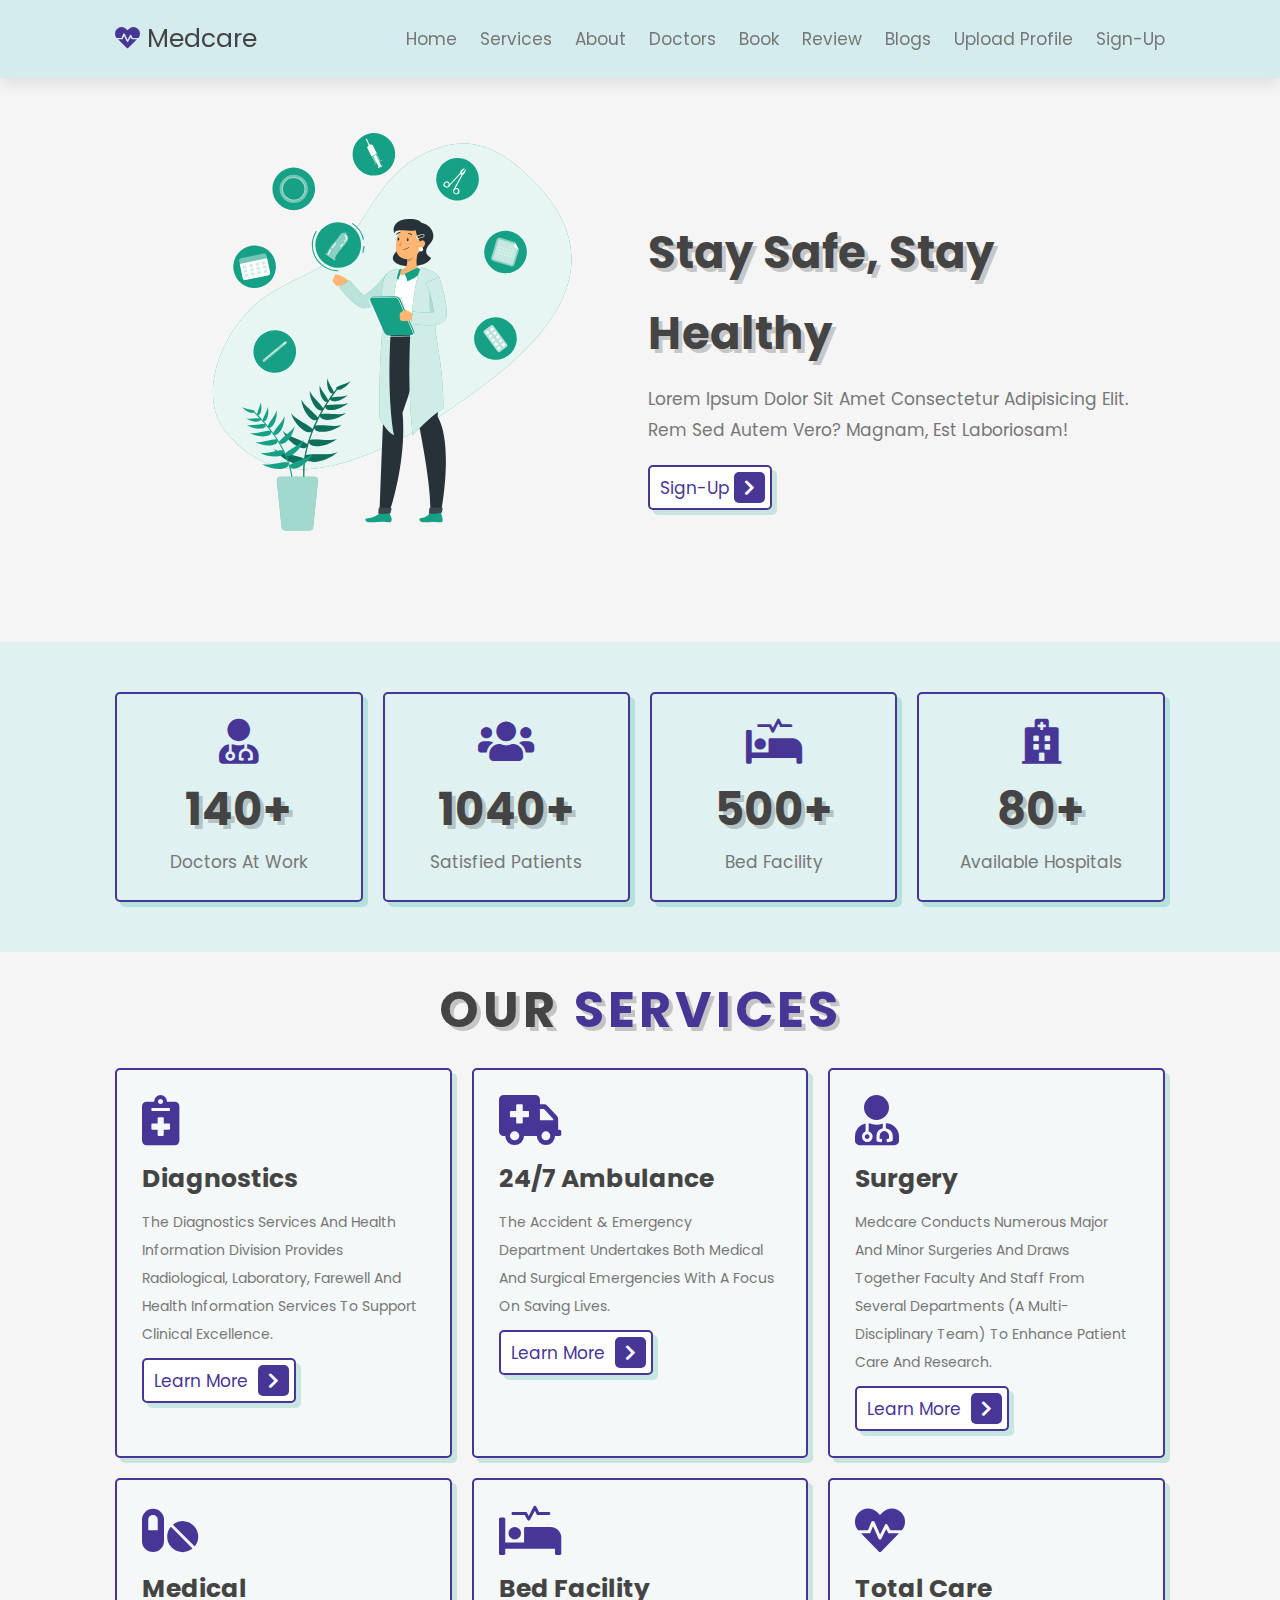
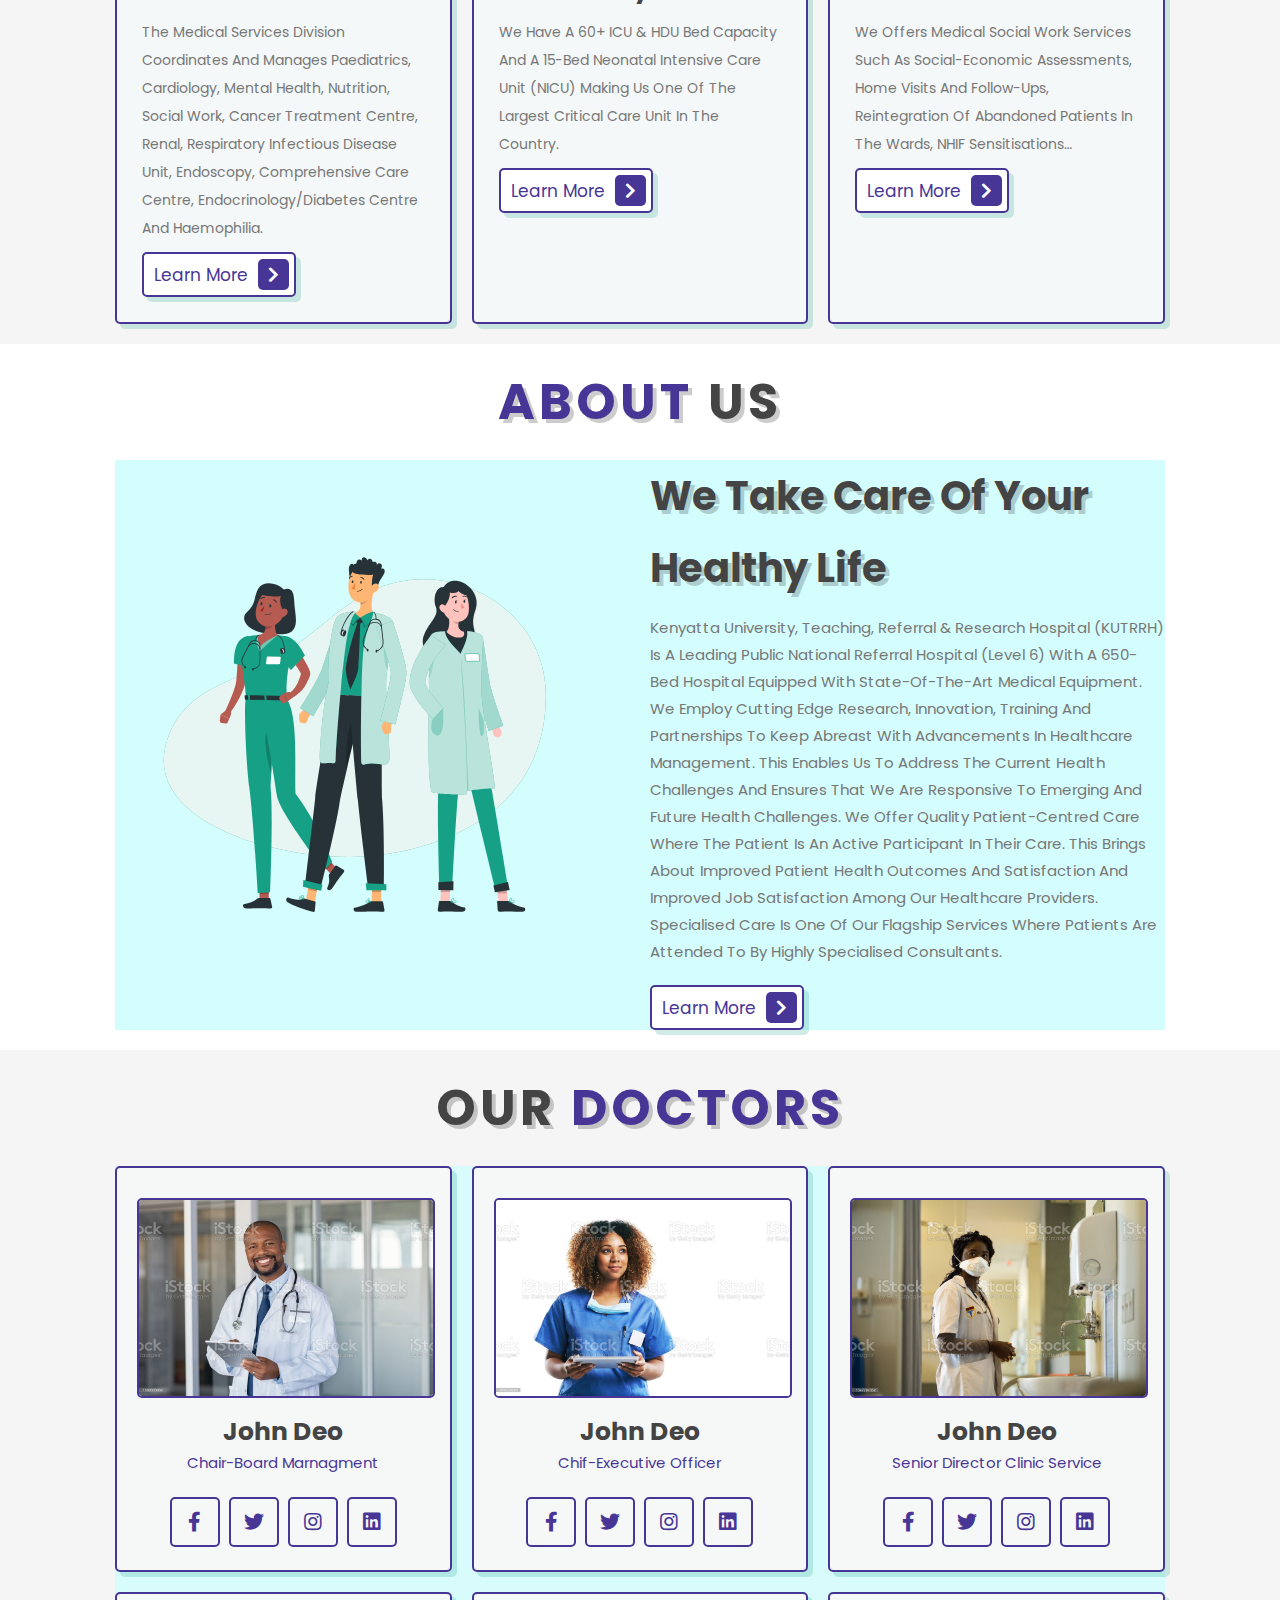
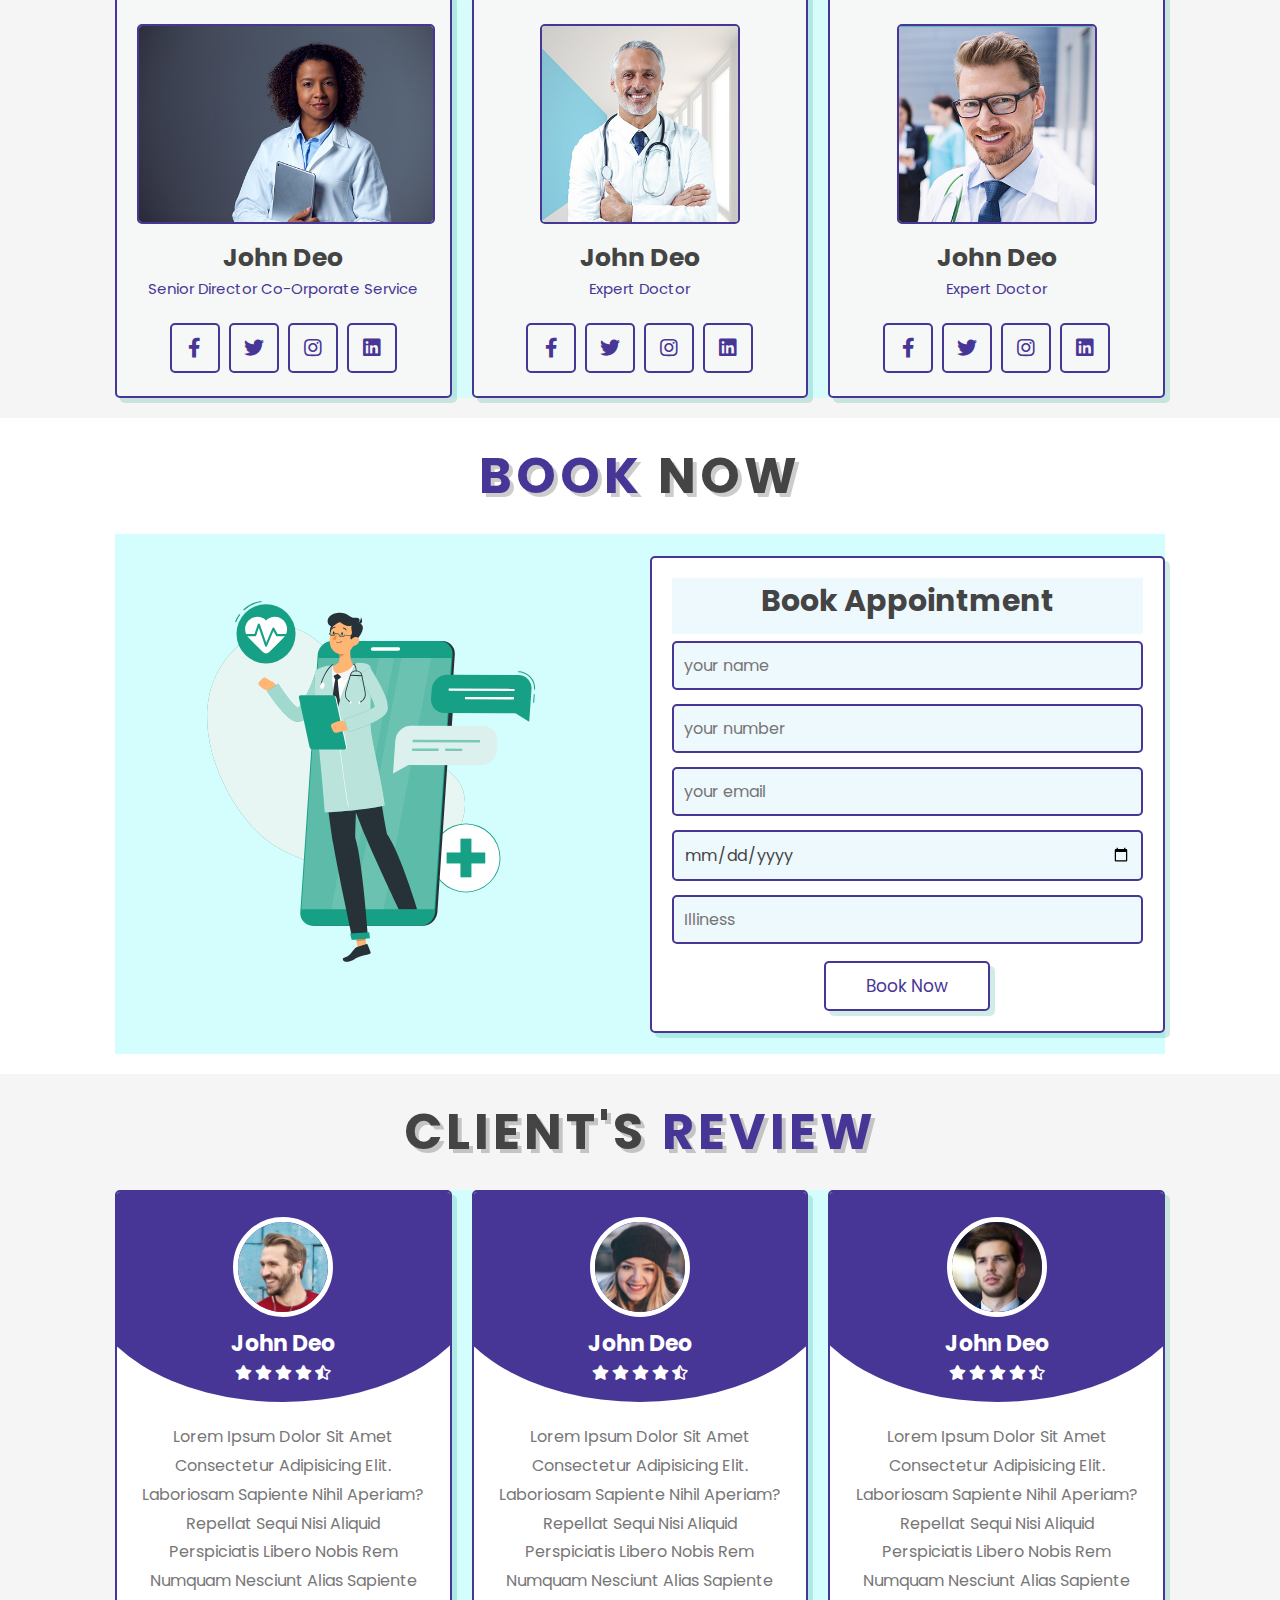
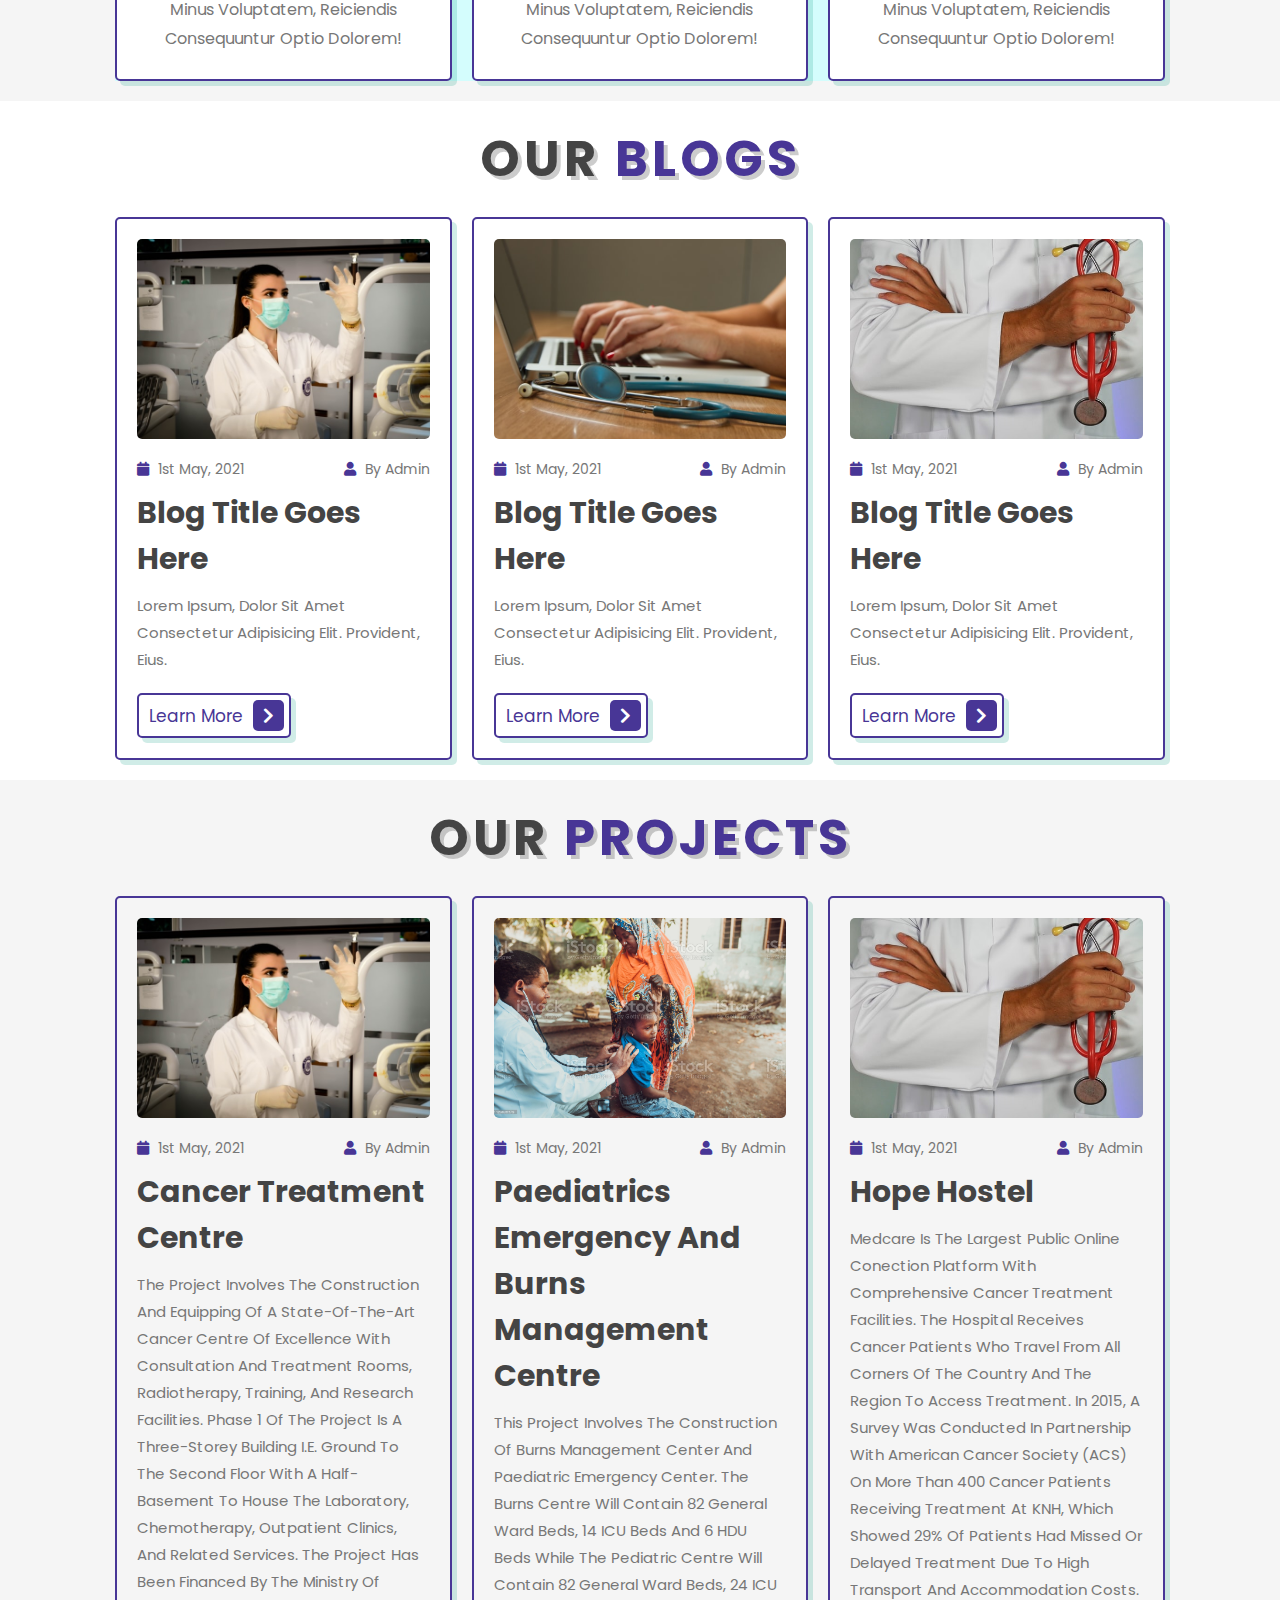
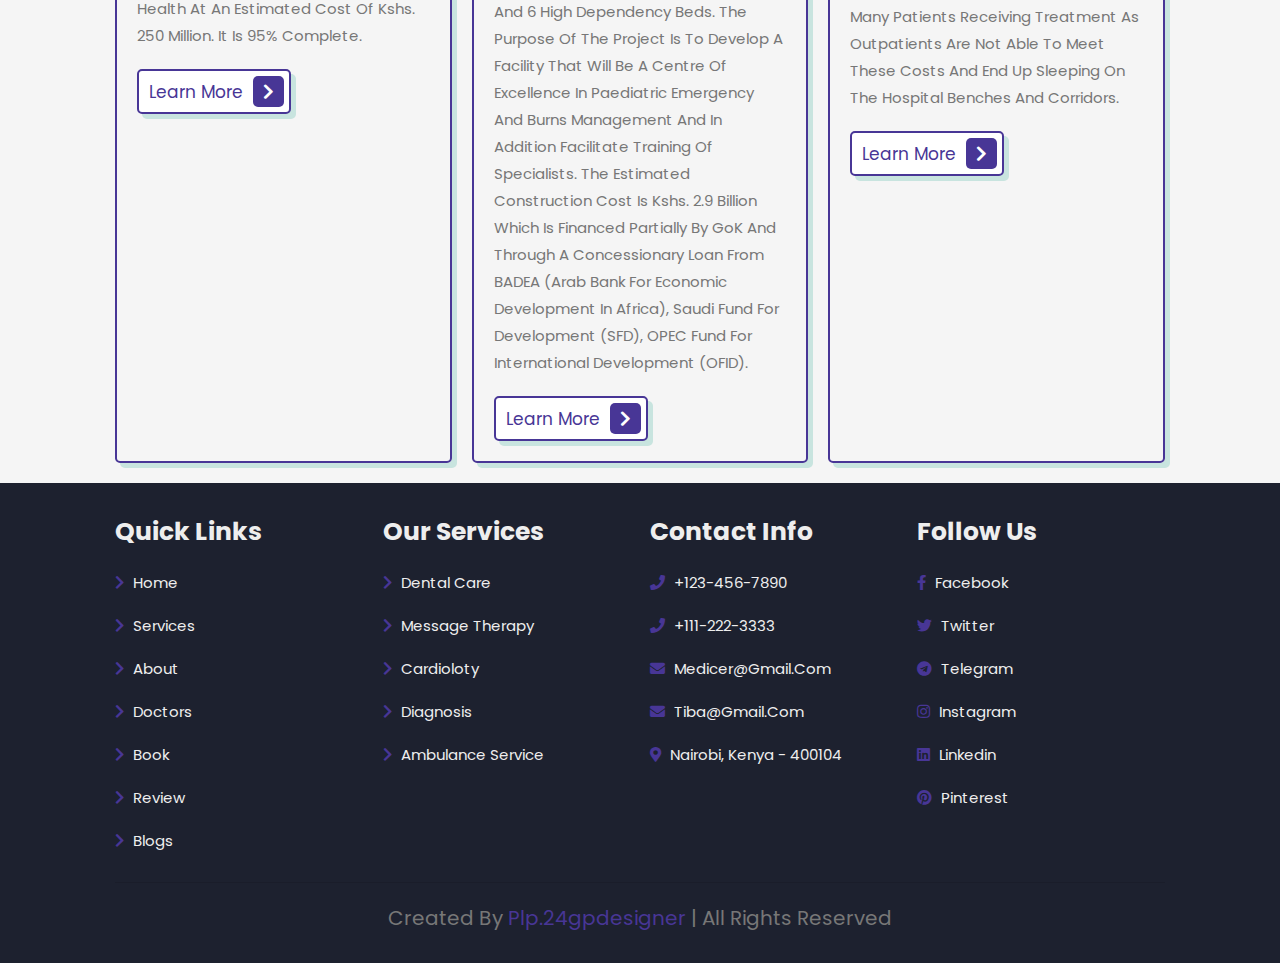
<file: hospital website/index.html>
<!DOCTYPE html>
<html lang="en">
<head>
    <meta charset="UTF-8">
    <meta http-equiv="X-UA-Compatible" content="IE=edge">
    <meta name="viewport" content="width=device-width, initial-scale=1.0">
    <title>hospital website design </title>

    <!-- font awesome cdn link  -->
    <link rel="stylesheet" href="https://cdnjs.cloudflare.com/ajax/libs/font-awesome/5.15.4/css/all.min.css">

    <!-- custom css file link  -->
    <link rel="stylesheet" href="css/style.css">

</head>
<body>
    
<!-- header section starts  -->

<header class="header">

    <a href="#" class="logo"> <i class="fas fa-heartbeat"></i> Medcare</a>

    <nav class="navbar">
        <a href="#home">home</a>
        <a href="#services">services</a>
        <a href="#about">about</a>
        <a href="#doctors">doctors</a>
        <a href="#book">book</a>
        <a href="#review">review</a>
        <a href="#blogs">Blogs</a>
        <a href="Doctor's profile.html">Upload Profile</a>
        <a href="sign.html"> sign-up</a>
    </nav>
    

    <div id="menu-btn" class="fas fa-bars"></div>

</header>

<!-- header section ends -->

<!-- home section starts  -->

<section class="home" id="home">

    <div class="image">
        <img src="image/home-img.svg" alt="">
    </div>

    <div class="content">
        <h3>stay safe, stay healthy</h3>
        <p>Lorem ipsum dolor sit amet consectetur adipisicing elit. Rem sed autem vero? Magnam, est laboriosam!</p>
        <a href="sign.html" class="btn"> sign-up<span class="fas fa-chevron-right"></span> </a>
    </div>

</section>

<!-- home section ends -->

<!-- icons section starts  -->

<section class="icons-container">

    <div class="icons">
        <i class="fas fa-user-md"></i>
        <h3>140+</h3>
        <p>doctors at work</p>
    </div>

    <div class="icons">
        <i class="fas fa-users"></i>
        <h3>1040+</h3>
        <p>satisfied patients</p>
    </div>

    <div class="icons">
        <i class="fas fa-procedures"></i>
        <h3>500+</h3>
        <p>bed facility</p>
    </div>

    <div class="icons">
        <i class="fas fa-hospital"></i>
        <h3>80+</h3>
        <p>available hospitals</p>
    </div>

</section>

<!-- icons section ends -->

<!-- services section starts  -->

<section class="services" id="services">

    <h1 class="heading"> our <span>services</span> </h1>

    <div class="box-container">

        <div class="box">
            <i class="fas fa-notes-medical"></i>
            <h3>Diagnostics</h3>
            <p>The Diagnostics Services and Health Information Division provides Radiological, Laboratory, Farewell and Health Information services to support clinical excellence.</p>
            <a href="#" class="btn"> learn more <span class="fas fa-chevron-right"></span> </a>
        </div>

        <div class="box">
            <i class="fas fa-ambulance"></i>
            <h3>24/7 ambulance</h3>
            <p>The Accident & Emergency department undertakes both medical and surgical emergencies with a focus on saving lives.</p>
            <a href="#" class="btn"> learn more <span class="fas fa-chevron-right"></span> </a>
        </div>

        <div class="box">
            <i class="fas fa-user-md"></i>
            <h3>Surgery</h3>
            <p>Medcare conducts numerous major and minor surgeries and draws together faculty and staff from several departments (a multi-disciplinary team) to enhance patient care and research.</p>
            <a href="#" class="btn"> learn more <span class="fas fa-chevron-right"></span> </a>
        </div>

        <div class="box">
            <i class="fas fa-pills"></i>
            <h3>Medical</h3>
            <p>The Medical Services Division coordinates and manages Paediatrics, Cardiology, Mental Health, Nutrition, Social Work, Cancer Treatment Centre, Renal, Respiratory Infectious Disease Unit, Endoscopy, Comprehensive Care Centre, Endocrinology/Diabetes Centre and Haemophilia.</p>
            <a href="#" class="btn"> learn more <span class="fas fa-chevron-right"></span> </a>
        </div>

        <div class="box">
            <i class="fas fa-procedures"></i>
            <h3>bed facility</h3>
            <p>We have a 60+ ICU & HDU bed capacity and A 15-bed Neonatal Intensive Care Unit (NICU) making us one of the largest Critical Care Unit in the country.</p>
            <a href="#" class="btn"> learn more <span class="fas fa-chevron-right"></span> </a>
        </div>

        <div class="box">
            <i class="fas fa-heartbeat"></i>
            <h3>total care</h3>
            <p>We offers Medical Social Work Services such as social-economic assessments, home visits and follow-ups, reintegration of abandoned patients in the wards, NHIF sensitisations…</p>
            <a href="#" class="btn"> learn more <span class="fas fa-chevron-right"></span> </a>
        </div>

    </div>

</section>

<!-- services section ends -->

<!-- about section starts  -->

<section class="about" id="about">

    <h1 class="heading"> <span>about</span> us </h1>

    <div class="row">

        <div class="image">
            <img src="image/about-img.svg" alt="">
        </div>

        <div class="content">
            <h3>we take care of your healthy life</h3>
            <p>Kenyatta University, Teaching, Referral & Research Hospital (KUTRRH) is a leading Public National Referral Hospital (Level 6) with a 650-bed hospital equipped with state-of-the-art medical equipment. We employ cutting edge research, innovation, training and partnerships to keep abreast with advancements in healthcare management. This enables us to address the current health challenges and ensures that we are responsive to emerging and future health challenges.

                We offer quality patient-centred care where the patient is an active participant in their care. This brings about improved patient health outcomes and satisfaction and improved job satisfaction among our healthcare providers. Specialised care is one of our flagship services where patients are attended to by highly specialised consultants.</p>
            <a href="#" class="btn"> learn more <span class="fas fa-chevron-right"></span> </a>
        </div>

    </div>

</section>

<!-- about section ends -->

<!-- doctors section starts  -->

<section class="doctors" id="doctors">

    <h1 class="heading"> our <span>doctors</span> </h1>

    <div class="box-container">

        <div class="box">
            <img src="image/img/doc3.jpg" alt="">
            <h3>john deo</h3>
            <span>Chair-board marnagment</span>
            <div class="share">
                <a href="#" class="fab fa-facebook-f"></a>
                <a href="#" class="fab fa-twitter"></a>
                <a href="#" class="fab fa-instagram"></a>
                <a href="#" class="fab fa-linkedin"></a>
            </div>
        </div>

        <div class="box">
            <img src="image/img/doc2.jpg" alt="">
            <h3>john deo</h3>
            <span>Chif-executive officer</span>
            <div class="share">
                <a href="#" class="fab fa-facebook-f"></a>
                <a href="#" class="fab fa-twitter"></a>
                <a href="#" class="fab fa-instagram"></a>
                <a href="#" class="fab fa-linkedin"></a>
            </div>
        </div>

        <div class="box">
            <img src="image/img/doc.jpg" alt="">
            <h3>john deo</h3>
            <span>Senior director clinic service</span>
            <div class="share">
                <a href="#" class="fab fa-facebook-f"></a>
                <a href="#" class="fab fa-twitter"></a>
                <a href="#" class="fab fa-instagram"></a>
                <a href="#" class="fab fa-linkedin"></a>
            </div>
        </div>

        <div class="box">
            <img src="image/img/doc4.jpg" alt="">
            <h3>john deo</h3>
            <span>Senior director co-orporate service</span>
            <div class="share">
                <a href="#" class="fab fa-facebook-f"></a>
                <a href="#" class="fab fa-twitter"></a>
                <a href="#" class="fab fa-instagram"></a>
                <a href="#" class="fab fa-linkedin"></a>
            </div>
        </div>

        <div class="box">
            <img src="image/doc-5.jpg" alt="">
            <h3>john deo</h3>
            <span>expert doctor</span>
            <div class="share">
                <a href="#" class="fab fa-facebook-f"></a>
                <a href="#" class="fab fa-twitter"></a>
                <a href="#" class="fab fa-instagram"></a>
                <a href="#" class="fab fa-linkedin"></a>
            </div>
        </div>

        <div class="box">
            <img src="image/doc-6.jpg" alt="">
            <h3>john deo</h3>
            <span>expert doctor</span>
            <div class="share">
                <a href="#" class="fab fa-facebook-f"></a>
                <a href="#" class="fab fa-twitter"></a>
                <a href="#" class="fab fa-instagram"></a>
                <a href="#" class="fab fa-linkedin"></a>
            </div>
        </div>

    </div>

</section>

<!-- doctors section ends -->

<!-- booking section starts   -->

<section class="book" id="book">

    <h1 class="heading"><span>book</span> now </h1>    

    <div class="row">

        <div class="image">
            <img src="image/book-img.svg" alt="">
        </div>

        <form action="">
            <h3>book appointment</h3>
            <input type="text" placeholder="your name" class="box">
            <input type="number" placeholder="your number" class="box">
            <input type="email" placeholder="your email" class="box">
            <input type="date" class="box">
            <input type="text" placeholder="Illiness" class="box">
            <input type="submit" value="book now" class="btn">
        </form>

    </div>

</section>

<!-- booking section ends -->

<!-- review section starts  -->

<section class="review" id="review">
    
    <h1 class="heading"> client's <span>review</span> </h1>

    <div class="box-container">

        <div class="box">
            <img src="image/pic-1.png" alt="">
            <h3>john deo</h3>
            <div class="stars">
                <i class="fas fa-star"></i>
                <i class="fas fa-star"></i>
                <i class="fas fa-star"></i>
                <i class="fas fa-star"></i>
                <i class="fas fa-star-half-alt"></i>
            </div>
            <p class="text">Lorem ipsum dolor sit amet consectetur adipisicing elit. Laboriosam sapiente nihil aperiam? Repellat sequi nisi aliquid perspiciatis libero nobis rem numquam nesciunt alias sapiente minus voluptatem, reiciendis consequuntur optio dolorem!</p>
        </div>

        <div class="box">
            <img src="image/pic-2.png" alt="">
            <h3>john deo</h3>
            <div class="stars">
                <i class="fas fa-star"></i>
                <i class="fas fa-star"></i>
                <i class="fas fa-star"></i>
                <i class="fas fa-star"></i>
                <i class="fas fa-star-half-alt"></i>
            </div>
            <p class="text">Lorem ipsum dolor sit amet consectetur adipisicing elit. Laboriosam sapiente nihil aperiam? Repellat sequi nisi aliquid perspiciatis libero nobis rem numquam nesciunt alias sapiente minus voluptatem, reiciendis consequuntur optio dolorem!</p>
        </div>

        <div class="box">
            <img src="image/pic-3.png" alt="">
            <h3>john deo</h3>
            <div class="stars">
                <i class="fas fa-star"></i>
                <i class="fas fa-star"></i>
                <i class="fas fa-star"></i>
                <i class="fas fa-star"></i>
                <i class="fas fa-star-half-alt"></i>
            </div>
            <p class="text">Lorem ipsum dolor sit amet consectetur adipisicing elit. Laboriosam sapiente nihil aperiam? Repellat sequi nisi aliquid perspiciatis libero nobis rem numquam nesciunt alias sapiente minus voluptatem, reiciendis consequuntur optio dolorem!</p>
        </div>

    </div>

</section>

<!-- review section ends -->

<!-- blogs section starts  -->

<section class="blogs" id="blogs">

    <h1 class="heading"> our <span>blogs</span> </h1>

    <div class="box-container">

        <div class="box">
            <div class="image">
                <img src="image/blog-1.jpg" alt="">
            </div>
            <div class="content">
                <div class="icon">
                    <a href="#"> <i class="fas fa-calendar"></i> 1st may, 2021 </a>
                    <a href="#"> <i class="fas fa-user"></i> by admin </a>
                </div>
                <h3>blog title goes here</h3>
                <p>Lorem ipsum, dolor sit amet consectetur adipisicing elit. Provident, eius.</p>
                <a href="#" class="btn"> learn more <span class="fas fa-chevron-right"></span> </a>
            </div>
        </div>

        <div class="box">
            <div class="image">
                <img src="image/blog-2.jpg" alt="">
            </div>
            <div class="content">
                <div class="icon">
                    <a href="#"> <i class="fas fa-calendar"></i> 1st may, 2021 </a>
                    <a href="#"> <i class="fas fa-user"></i> by admin </a>
                </div>
                <h3>blog title goes here</h3>
                <p>Lorem ipsum, dolor sit amet consectetur adipisicing elit. Provident, eius.</p>
                <a href="#" class="btn"> learn more <span class="fas fa-chevron-right"></span> </a>
            </div>
        </div>

        <div class="box">
            <div class="image">
                <img src="image/blog-3.jpg" alt="">
            </div>
            <div class="content">
                <div class="icon">
                    <a href="#"> <i class="fas fa-calendar"></i> 1st may, 2021 </a>
                    <a href="#"> <i class="fas fa-user"></i> by admin </a>
                </div>
                <h3>blog title goes here</h3>
                <p>Lorem ipsum, dolor sit amet consectetur adipisicing elit. Provident, eius.</p>
                <a href="#" class="btn"> learn more <span class="fas fa-chevron-right"></span> </a>
            </div>
        </div>

    </div>

</section>

<!-- blogs section ends -->

<!-- projects-->
<section class="blogs" id="blogs">

    <h1 class="heading"> our <span>projects</span> </h1>

    <div class="box-container">

        <div class="box">
            <div class="image">
                <img src="image/blog-1.jpg" alt="">
            </div>
            <div class="content">
                <div class="icon">
                    <a href="#"> <i class="fas fa-calendar"></i> 1st may, 2021 </a>
                    <a href="#"> <i class="fas fa-user"></i> by admin </a>
                </div>
                <h3>Cancer Treatment Centre</h3>
                <p>The project involves the construction and equipping of a state-of-the-art Cancer Centre of Excellence with consultation and treatment rooms, radiotherapy, training, and research facilities. Phase 1 of the project is a three-storey building i.e. ground to the second floor with a half-basement to house the laboratory, chemotherapy, outpatient clinics, and related services. The project has been financed by the Ministry of Health at an estimated cost of Kshs. 250 Million. It is 95% complete.</p>
                <a href="#" class="btn"> learn more <span class="fas fa-chevron-right"></span> </a>
            </div>
        </div>

        <div class="box">
            <div class="image">
                <img src="image/img/ped.jpg" alt="">
            </div>
            <div class="content">
                <div class="icon">
                    <a href="#"> <i class="fas fa-calendar"></i> 1st may, 2021 </a>
                    <a href="#"> <i class="fas fa-user"></i> by admin </a>
                </div>
                <h3>Paediatrics Emergency and Burns Management Centre</h3>
                <p>This project involves the construction of Burns Management Center and Paediatric Emergency Center. The Burns Centre will contain 82 general ward beds, 14 ICU beds and 6 HDU beds while the Pediatric Centre will contain 82 general ward beds, 24 ICU and 6 High Dependency beds. The purpose of the project is to develop a facility that will be a centre of excellence in paediatric emergency and burns management and in addition facilitate training of specialists. The estimated construction cost is Kshs. 2.9 billion which is financed partially by GoK and through a concessionary loan from BADEA (Arab Bank for Economic Development in Africa), Saudi Fund for Development (SFD), OPEC Fund for International Development (OFID).</p>
                <a href="#" class="btn"> learn more <span class="fas fa-chevron-right"></span> </a>
            </div>
        </div>

        <div class="box">
            <div class="image">
                <img src="image/blog-3.jpg" alt="">
            </div>
            <div class="content">
                <div class="icon">
                    <a href="#"> <i class="fas fa-calendar"></i> 1st may, 2021 </a>
                    <a href="#"> <i class="fas fa-user"></i> by admin </a>
                </div>
                <h3>Hope Hostel</h3>
                <p>Medcare is the largest public online conection platform with comprehensive cancer treatment facilities.
                    The Hospital receives cancer patients who travel from all corners of the country and the region to access treatment.
                    In 2015, a survey was conducted in partnership with American Cancer Society (ACS) on more than 400 cancer patients receiving treatment at KNH, which showed 29% of patients had missed or delayed treatment due to high transport and accommodation costs.
                    Many patients receiving treatment as outpatients are not able to meet these costs and end up sleeping on the Hospital benches and corridors.</p>
                <a href="#" class="btn"> learn more <span class="fas fa-chevron-right"></span> </a>
            </div>
        </div>

    </div>

</section>
<!--end of project-->

<!-- footer section starts  -->

<section class="footer">

    <div class="box-container">

        <div class="box">
            <h3>quick links</h3>
            <a href="#"> <i class="fas fa-chevron-right"></i> home </a>
            <a href="#"> <i class="fas fa-chevron-right"></i> services </a>
            <a href="#"> <i class="fas fa-chevron-right"></i> about </a>
            <a href="#"> <i class="fas fa-chevron-right"></i> doctors </a>
            <a href="#"> <i class="fas fa-chevron-right"></i> book </a>
            <a href="#"> <i class="fas fa-chevron-right"></i> review </a>
            <a href="#"> <i class="fas fa-chevron-right"></i> blogs </a>
        </div>

        <div class="box">
            <h3>our services</h3>
            <a href="#"> <i class="fas fa-chevron-right"></i> dental care </a>
            <a href="#"> <i class="fas fa-chevron-right"></i> message therapy </a>
            <a href="#"> <i class="fas fa-chevron-right"></i> cardioloty </a>
            <a href="#"> <i class="fas fa-chevron-right"></i> diagnosis </a>
            <a href="#"> <i class="fas fa-chevron-right"></i> ambulance service </a>
        </div>

        <div class="box">
            <h3>contact info</h3>
            <a href="#"> <i class="fas fa-phone"></i> +123-456-7890 </a>
            <a href="#"> <i class="fas fa-phone"></i> +111-222-3333 </a>
            <a href="#"> <i class="fas fa-envelope"></i> medicer@gmail.com </a>
            <a href="#"> <i class="fas fa-envelope"></i> tiba@gmail.com </a>
            <a href="#"> <i class="fas fa-map-marker-alt"></i> Nairobi, Kenya - 400104 </a>
        </div>

        <div class="box">
            <h3>follow us</h3>
            <a href="#"> <i class="fab fa-facebook-f"></i> facebook </a>
            <a href="#"> <i class="fab fa-twitter"></i> twitter </a>
            <a href="#"> <i class="fab fa-telegram"></i> telegram </a>
            <a href="#"> <i class="fab fa-instagram"></i> instagram </a>
            <a href="#"> <i class="fab fa-linkedin"></i> linkedin </a>
            <a href="#"> <i class="fab fa-pinterest"></i> pinterest </a>
        </div>

    </div>

    <div class="credit"> created by <span>plp.24gpdesigner</span> | all rights reserved </div>

</section>

<!-- footer section ends -->


















<!-- custom js file link  -->
<script src="js/script.js"></script>

</body>
</html>
</file>
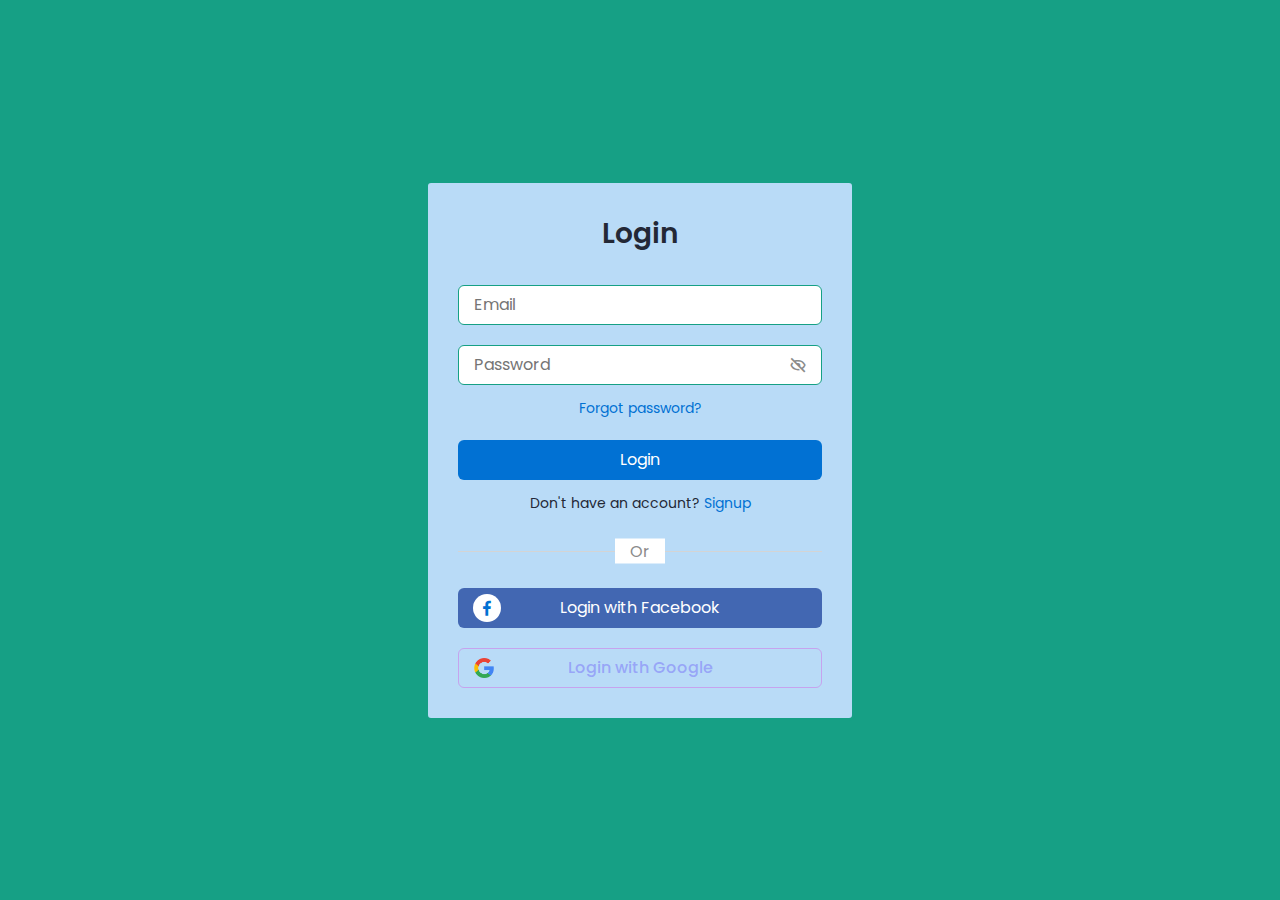
<file: hospital website/sign.html>
<!DOCTYPE html>
<!-- Coding by CodingLab | www.codinglabweb.com-->
    <html lang="en">
    <head>
        <meta charset="UTF-8">
        <meta http-equiv="X-UA-Compatible" content="IE=edge">
        <meta name="viewport" content="width=device-width, initial-scale=1.0">
        <title> Responsive Login and Signup Form </title>

        <!-- CSS -->
        <link rel="stylesheet" href="css/sty.css">
                
        <!-- Boxicons CSS -->
        <link href='https://unpkg.com/boxicons@2.1.2/css/boxicons.min.css' rel='stylesheet'>
                        
    </head>
    <body>
        <section class="container forms">
            <div class="form login">
                <div class="form-content">
                    <header>Login</header>
                    <form action="#">
                        <div class="field input-field">
                            <input type="email" placeholder="Email" class="input">
                        </div>

                        <div class="field input-field">
                            <input type="password" placeholder="Password" class="password">
                            <i class='bx bx-hide eye-icon'></i>
                        </div>

                        <div class="form-link">
                            <a href="#" class="forgot-pass">Forgot password?</a>
                        </div>

                        <div class="field button-field">
                            <button>Login</button>
                        </div>
                    </form>

                    <div class="form-link">
                        <span>Don't have an account? <a href="#" class="link signup-link">Signup</a></span>
                    </div>
                </div>

                <div class="line"></div>

                <div class="media-options">
                    <a href="#" class="field facebook">
                        <i class='bx bxl-facebook facebook-icon'></i>
                        <span>Login with Facebook</span>
                    </a>
                </div>

                <div class="media-options">
                    <a href="#" class="field google">
                        <img src="images/google.png" alt="" class="google-img">
                        <span>Login with Google</span>
                    </a>
                </div>

            </div>

            <!-- Signup Form -->

            <div class="form signup">
                <div class="form-content">
                    <header>Signup</header>
                    <form action="#">
                        <div class="field input-field">
                            <input type="name" placeholder="Name" class="input">
                        </div>
                        <div class="field input-field">
                            <input type="number" placeholder="Phone" class="input">
                        </div>

                        <div class="field input-field">
                            <input type="email" placeholder="Email" class="input">
                        </div>

                        <div class="field input-field">
                            <input type="password" placeholder="Create password" class="password">
                        </div>

                        <div class="field input-field">
                            <input type="password" placeholder="Confirm password" class="password">
                            <i class='bx bx-hide eye-icon'></i>
                        </div>

                        <div class="field button-field">
                            <button>Signup</button>
                        </div>
                    </form>

                    <div class="form-link">
                        <span>Already have an account? <a href="#" class="link login-link">Login</a></span>
                    </div>
                </div>

                <div class="line"></div>

                <div class="media-options">
                    <a href="#" class="field facebook">
                        <i class='bx bxl-facebook facebook-icon'></i>
                        <span>Login with Facebook</span>
                    </a>
                </div>

                <div class="media-options">
                    <a href="#" class="field google">
                        <img src="images/google.png" alt="" class="google-img">
                        <span>Login with Google</span>
                    </a>
                </div>

            </div>
        </section>

        <!-- JavaScript -->
        <script src="js/min.js"></script>
    </body>
</html>
</file>
<file: hospital website/css/style.css>
@import url('https://fonts.googleapis.com/css2?family=Poppins:wght@100;200;300;400;500;600;700&display=swap');

:root{
    --green:#483696;
    --black:#444;
    --light-color:#777;
    --box-shadow:.5rem .5rem 0 rgba(22, 160, 133, .2);
    --text-shadow:.4rem .4rem 0 rgba(0, 0, 0, .2);
    --border:.2rem solid var(--green);
}

*{
    font-family: 'Poppins', sans-serif;
    margin:0; padding: 0;
    box-sizing: border-box;
    outline: none; border: none;
    text-transform: capitalize;
    transition: all .2s ease-out;
    text-decoration: none;
}

html{
    font-size: 62.5%;
    overflow-x: hidden;
    scroll-padding-top: 7rem;
    scroll-behavior: smooth;
}

section{
    padding:2rem 9%;
}

section:nth-child(even){
    background: #f5f5f5;
}

.heading{
    text-align: center;
    padding-bottom: 2rem;
    text-shadow: var(--text-shadow);
    text-transform: uppercase;
    color:var(--black);
    font-size: 5rem;
    letter-spacing: .4rem;
}

.heading span{
    text-transform: uppercase;
    color:var(--green);
}

.btn{
    display: inline-block;
    margin-top: 1rem;
    padding: .5rem;
    padding-left: 1rem;
    border:var(--border);
    border-radius: .5rem;
    box-shadow: var(--box-shadow);
    color:var(--green);
    cursor: pointer;
    font-size: 1.7rem;
    background: #fff;
}

.btn span{
    padding:.7rem 1rem;
    border-radius: .5rem;
    background: var(--green);
    color:#fff;
    margin-left: .5rem;
}

.btn:hover{
    background: var(--green);
    color:#fff;
}

.btn:hover span{
    color: var(--green);
    background:#fff;
    margin-left: 1rem;
}

.header{
    padding:2rem 9%;
    position: fixed;
    top:0; left: 0; right: 0;
    z-index: 1000;
    box-shadow: 0 .5rem 1.5rem rgba(0, 0, 0, .1);
    display: flex;
    align-items: center;
    justify-content: space-between;
    background: rgb(212, 236, 238);
}

.header .logo{
    font-size: 2.5rem;
    color: var(--black);
}

.header .logo i{
    color: var(--green);
}

.header .navbar a{
    font-size: 1.7rem;
    color: var(--light-color);
    margin-left: 2rem;
}

.header .navbar a:hover{
    color: var(--green);
}

#menu-btn{
    font-size: 2.5rem;
    border-radius: .5rem;
    background: rgb(200, 245, 238);
    color:var(--green);
    padding: 1rem 1.5rem;
    cursor: pointer;
    display: none;
}

.home{
    display: flex;
    align-items: center;
    flex-wrap: wrap;
    gap:1.5rem;
    padding-top: 10rem;
    background-color: rgb(212, 253, 253);
}

.home .image{
    flex:1 1 45rem;
}

.home .image img{
    width: 100%;
}

.home .content{
    flex:1 1 45rem;
}

.home .content h3{
    font-size: 4.5rem;
    color:var(--black);
    line-height: 1.8;
    text-shadow: var(--text-shadow);
}

.home .content p{
    font-size: 1.7rem;
    color:var(--light-color);
    line-height: 1.8;
    padding: 1rem 0;
}

.icons-container{
    background-color: #dff1f1;
    display: grid;
    gap:2rem;
    grid-template-columns: repeat(auto-fit, minmax(20rem, 1fr));
    padding-top: 5rem;
    padding-bottom: 5rem;
}

.icons-container .icons{
    border:var(--border);
    box-shadow: var(--box-shadow);
    border-radius: .5rem;
    text-align: center;
    padding: 2.5rem;
}

.icons-container .icons i{
    font-size: 4.5rem;
    color:var(--green);
    padding-bottom: .7rem;
}

.icons-container .icons h3{
    font-size: 4.5rem;
    color:var(--black);
    padding: .5rem 0;
    text-shadow: var(--text-shadow);
}

.icons-container .icons p{
    font-size: 1.7rem;
    color:var(--light-color);
}

.services .box-container{
    display: grid;
    grid-template-columns: repeat(auto-fit, minmax(27rem, 1fr));
    gap:2rem;
}

.services .box-container .box{
    background:rgb(244, 248, 248);
    border-radius: .5rem;
    box-shadow: var(--box-shadow);
    border:var(--border);
    padding: 2.5rem;
}

.services .box-container .box i{
    color: var(--green);
    font-size: 5rem;
    padding-bottom: .5rem;
}

.services .box-container .box h3{
    color: var(--black);
    font-size: 2.5rem;
    padding:1rem 0;
}

.services .box-container .box p{
    color: var(--light-color);
    font-size: 1.4rem;
    line-height: 2;
}

.about .row{
    display: flex;
    align-items: center;
    flex-wrap: wrap;
    gap:2rem;
    background-color: rgb(212, 253, 253);
}

.about .row .image{
    flex:1 1 45rem;
    
}

.about .row .image img{
    width: 100%;
}

.about .row .content{
    flex:1 1 45rem;
}

.about .row .content h3{
    color: var(--black);
    text-shadow: var(--text-shadow);
    font-size: 4rem;
    line-height: 1.8;
}

.about .row .content p{
    color: var(--light-color);
    padding:1rem 0;
    font-size: 1.5rem;
    line-height: 1.8;
}

.doctors .box-container{
    display: grid;
    grid-template-columns: repeat(auto-fit, minmax(30rem, 1fr));
    gap:2rem;
    background-color: rgb(216, 252, 252);
}  

.doctors .box-container .box{
    text-align: center;
    background:rgb(246, 248, 248);
    border-radius: .5rem;
    border:var(--border);
    box-shadow: var(--box-shadow);
    padding:2rem;
}

.doctors .box-container .box img{
    height: 20rem;
    border:var(--border);
    border-radius: .5rem;
    margin-top: 1rem;
    margin-bottom: 1rem;
}

.doctors .box-container .box h3{
    color:var(--black);
    font-size: 2.5rem;
}

.doctors .box-container .box span{
    color:var(--green);
    font-size: 1.5rem;
}

.doctors .box-container .box .share{
    padding-top: 2rem;
}

.doctors .box-container .box .share a{
    height: 5rem;
    width: 5rem;
    line-height: 4.5rem;
    font-size: 2rem;
    color:var(--green);
    border-radius: .5rem;
    border:var(--border);
    margin:.3rem;
}

.doctors .box-container .box .share a:hover{
    background:var(--green);
    color:#fff;
    box-shadow: var(--box-shadow);
}

.book .row{
    display: flex;
    align-items: center;
    flex-wrap: wrap;
    gap:2rem;
    background-color: rgb(212, 253, 253);
}
 
.book .row .image{
    flex:1 1 45rem;
    
}

.book .row .image img{
    width: 100%;
}

.book .row form{
    flex:1 1 45rem;
    background: #fff;
    border:var(--border);
    box-shadow: var(--box-shadow);
    text-align: center;
    padding: 2rem;
    border-radius: .5rem;
}

.book .row form h3{
    background-color: rgb(238, 249, 253);
    color:var(--black);
    padding-bottom: 1rem;
    font-size: 3rem;
}

.book .row form .box{
    width: 100%;
    margin:.7rem 0;
    border-radius: .5rem;
    border:var(--border);
    font-size: 1.6rem;
    color: var(--black);
    text-transform: none;
    padding: 1rem;
    background-color: rgb(238, 249, 253);
}

.book .row form .btn{
    padding:1rem 4rem;
}

.review .box-container{
    display: grid;
    grid-template-columns: repeat(auto-fit, minmax(27rem, 1fr));
    gap:2rem;
    background-color: rgb(212, 253, 253);
}

.review .box-container .box{
    border:var(--border);
    box-shadow: var(--box-shadow);
    border-radius: .5rem;
    padding:2.5rem;
    background: #fff;
    text-align: center;
    position: relative;
    overflow: hidden;
    z-index: 0;
}

.review .box-container .box img{
    height: 10rem;
    width: 10rem;
    border-radius: 50%;
    object-fit: cover;
    border:.5rem solid #fff;
}

.review .box-container .box h3{
    color:#fff;
    font-size: 2.2rem;
    padding:.5rem 0;
}

.review .box-container .box .stars i{
    color:#fff;
    font-size: 1.5rem;
}

.review .box-container .box .text{
    color:var(--light-color);
    line-height: 1.8;
    font-size: 1.6rem;
    padding-top: 4rem;
}

.review .box-container .box::before{
    content: '';
    position: absolute;
    top:-4rem; left: 50%;
    transform:translateX(-50%);
    background:var(--green);
    border-bottom-left-radius: 50%;
    border-bottom-right-radius: 50%;
    height: 25rem;
    width: 120%;
    z-index: -1;
}

.blogs .box-container{
    display: grid;
    grid-template-columns: repeat(auto-fit, minmax(30rem, 1fr));
    gap:2rem;
}

.blogs .box-container .box{
    border:var(--border);
    box-shadow: var(--box-shadow);
    border-radius: .5rem;
    padding: 2rem;
}

.blogs .box-container .box .image{
    height: 20rem;
    overflow:hidden;
    border-radius: .5rem;
}

.blogs .box-container .box .image img{
    height: 100%;
    width: 100%;
    object-fit: cover;
}

.blogs .box-container .box:hover .image img{
    transform:scale(1.2);
}

.blogs .box-container .box .content{
    padding-top: 1rem;
}

.blogs .box-container .box .content .icon{
    padding: 1rem 0;
    display: flex;
    align-items: center;
    justify-content: space-between;
}

.blogs .box-container .box .content .icon a{
    font-size: 1.4rem;
    color: var(--light-color);
}

.blogs .box-container .box .content .icon a:hover{
    color:var(--green);
}

.blogs .box-container .box .content .icon a i{
    padding-right: .5rem;
    color: var(--green);
}

.blogs .box-container .box .content h3{
    color:var(--black);
    font-size: 3rem;
}

.blogs .box-container .box .content p{
    color:var(--light-color);
    font-size: 1.5rem;
    line-height: 1.8;
    padding:1rem 0;
}

.footer{
    background-color: #1d212f;
}

.footer .box-container{
    display: grid;
    grid-template-columns: repeat(auto-fit, minmax(22rem, 1fr));
    gap:2rem;
}

.footer .box-container .box h3{
    font-size: 2.5rem;
    color: #eee;
    padding: 1rem 0;
}

.footer .box-container .box a{
    display: block;
    font-size: 1.5rem;
    color: #eee;
    padding: 1rem 0;
}

.footer .box-container .box a i{
    padding-right: .5rem;
    color:var(--green);
}

.footer .box-container .box a:hover i{
    padding-right:2rem;
}

.footer .credit{
    padding: 1rem;
    padding-top: 2rem;
    margin-top: 2rem;
    text-align: center;
    font-size: 2rem;
    color:var(--light-color);
    border-top: .1rem solid rgba(0, 0, 0, .1);
}

.footer .credit span{
    color:var(--green);
}
/*.theme-btn {
    top: 10%;
    right: 1%;
    width: 20px;
    height: 20px;
    border-radius: 50%;
    background-color: var(--color-grey-4);
    cursor: pointer;
    position: fixed;
    display: flex;
    justify-content: center;
    align-items: center;
    box-shadow: 0 3px 15px rgba(0, 0, 0, 0.3);
    transition: all 0.1s ease-in-out;
  }
  .theme-btn:active {
    transform: translateY(-3px);
  }
  .theme-btn i {
    font-size: 1.4rem;
    color: var(--color-grey-2);
    pointer-events: none;
  }*/








/* media queries  */
@media (max-width:991px){

    html{
        font-size: 55%;
    }

    .header{
        padding: 2rem;
    }

    section{
        padding:2rem;
    }

}

@media (max-width:768px){

    #menu-btn{
        display: initial;
    }

    .header .navbar{
        position: absolute;
        top:115%; right: 2rem;
        border-radius: .5rem;
        box-shadow: var(--box-shadow);
        width: 30rem;
        border: var(--border);
        background: #fff;
        transform: scale(0);
        opacity: 0;
        transform-origin: top right;
        transition: none;
    }

    .header .navbar.active{
        transform: scale(1);
        opacity: 1;
        transition: .2s ease-out;
    }

    .header .navbar a{
        font-size: 2rem;
        display: block;
        margin:2.5rem;
    }

}

@media (max-width:450px){

    html{
        font-size: 50%;
    }

}
</file>
<file: hospital website/css/sty.css>
/* Google Fonts - Poppins */
@import url('https://fonts.googleapis.com/css2?family=Poppins:wght@300;400;500;600&display=swap');

*{
    margin: 0;
    padding: 0;
    box-sizing: border-box;
    font-family: 'Poppins', sans-serif;
}
.container{
    height: 100vh;
    width: 100%;
    display: flex;
    align-items: center;
    justify-content: center;
    background-color: #16a085;
    column-gap: 30px;
}
.form{
    position: absolute;
    max-width: 430px;
    width: 100%;
    padding: 30px;
    border-radius: 6px;
    background: #b9dbf7;
    border: .2rem solid #16a085;
}
.form.signup{
    opacity: 0;
    pointer-events: none;
}
.forms.show-signup .form.signup{
    opacity: 1;
    pointer-events: auto;
}
.forms.show-signup .form.login{
    opacity: 0;
    pointer-events: none;
}
header{
    font-size: 28px;
    font-weight: 600;
    color: #232836;
    text-align: center;
}
form{
    margin-top: 30px;
}
.form .field{
    position: relative;
    height: 40px;
    width: 100%;
    margin-top: 20px;
    border-radius: 6px;
}
.field input,
.field button{
    height: 100%;
    width: 100%;
    border: none;
    font-size: 16px;
    font-weight: 400;
    border-radius: 6px;
}
.field input{
    outline: none;
    padding: 0 15px;
    border: 1px solid#16a085;
}
.field input:focus{
    border-bottom-width: 2px;
}
.eye-icon{
    position: absolute;
    top: 50%;
    right: 10px;
    transform: translateY(-50%);
    font-size: 18px;
    color: #8b8b8b;
    cursor: pointer;
    padding: 5px;
}
.field button{
    color: #fff;
    background-color: #0171d3;
    transition: all 0.3s ease;
    cursor: pointer;
}
.field button:hover{
    background-color: #016dcb;
}
.form-link{
    text-align: center;
    margin-top: 10px;
}
.form-link span,
.form-link a{
    font-size: 14px;
    font-weight: 400;
    color: #232836;
}
.form a{
    color: #0171d3;
    text-decoration: none;
}
.form-content a:hover{
    text-decoration: underline;
}
.line{
    position: relative;
    height: 1px;
    width: 100%;
    margin: 36px 0;
    background-color: #d4d4d4;
}
.line::before{
    content: 'Or';
    position: absolute;
    top: 50%;
    left: 50%;
    transform: translate(-50%, -50%);
    background-color: #FFF;
    color: #8b8b8b;
    padding: 0 15px;
}
.media-options a{
    display: flex;
    align-items: center;
    justify-content: center;
}
a.facebook{
    color: #fff;
    background-color: #4267b2;
}
a.facebook .facebook-icon{
    height: 28px;
    width: 28px;
    color: #0171d3;
    font-size: 20px;
    border-radius: 50%;
    display: flex;
    align-items: center;
    justify-content: center;
    background-color: #fff;
}
.facebook-icon,
img.google-img{
    position: absolute;
    top: 50%;
    left: 15px;
    transform: translateY(-50%);
}
img.google-img{
    height: 20px;
    width: 20px;
    object-fit: cover;
}
a.google{
    border: 1px solid #c6a3ee;
}
a.google span{
    font-weight: 500;
    opacity: 0.6;
    color: #6b5bf8b6;
}

@media screen and (max-width: 400px) {
    .form{
        padding: 20px 10px;
    }
    
}
</file>
